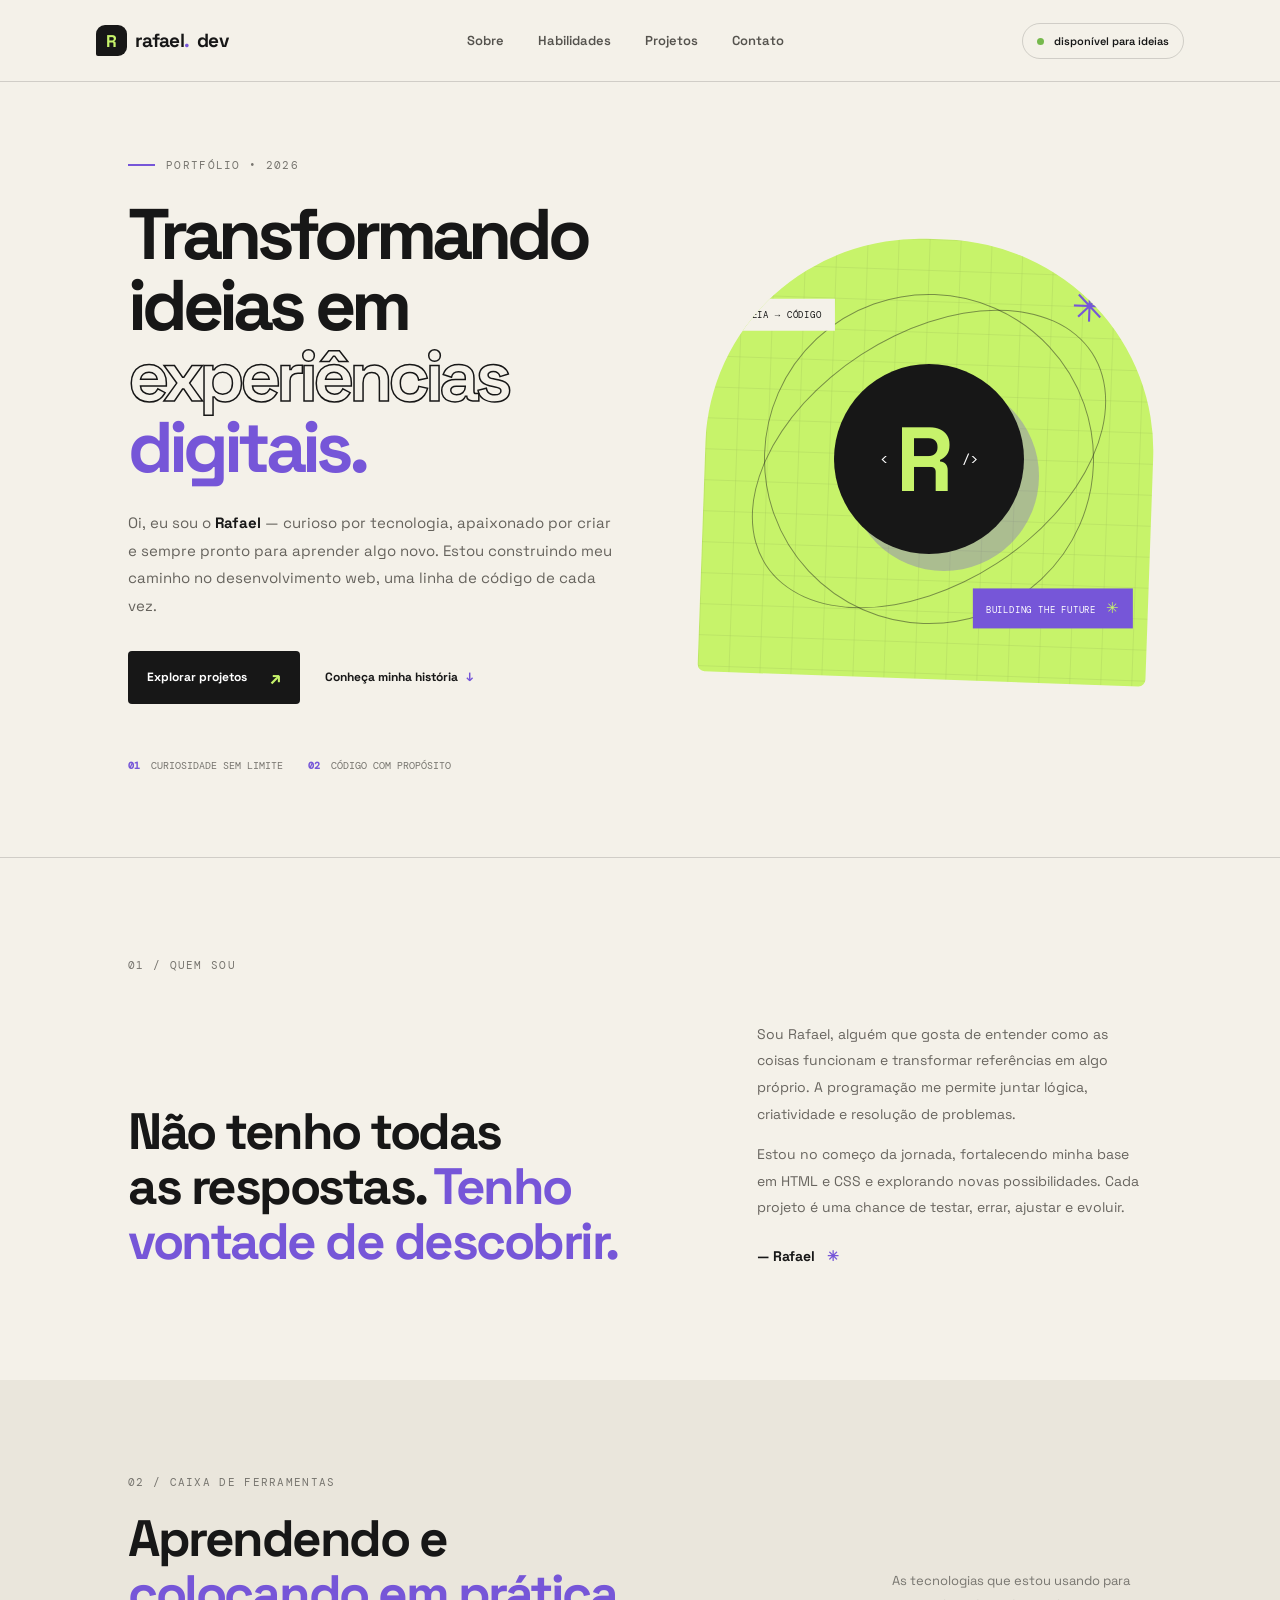
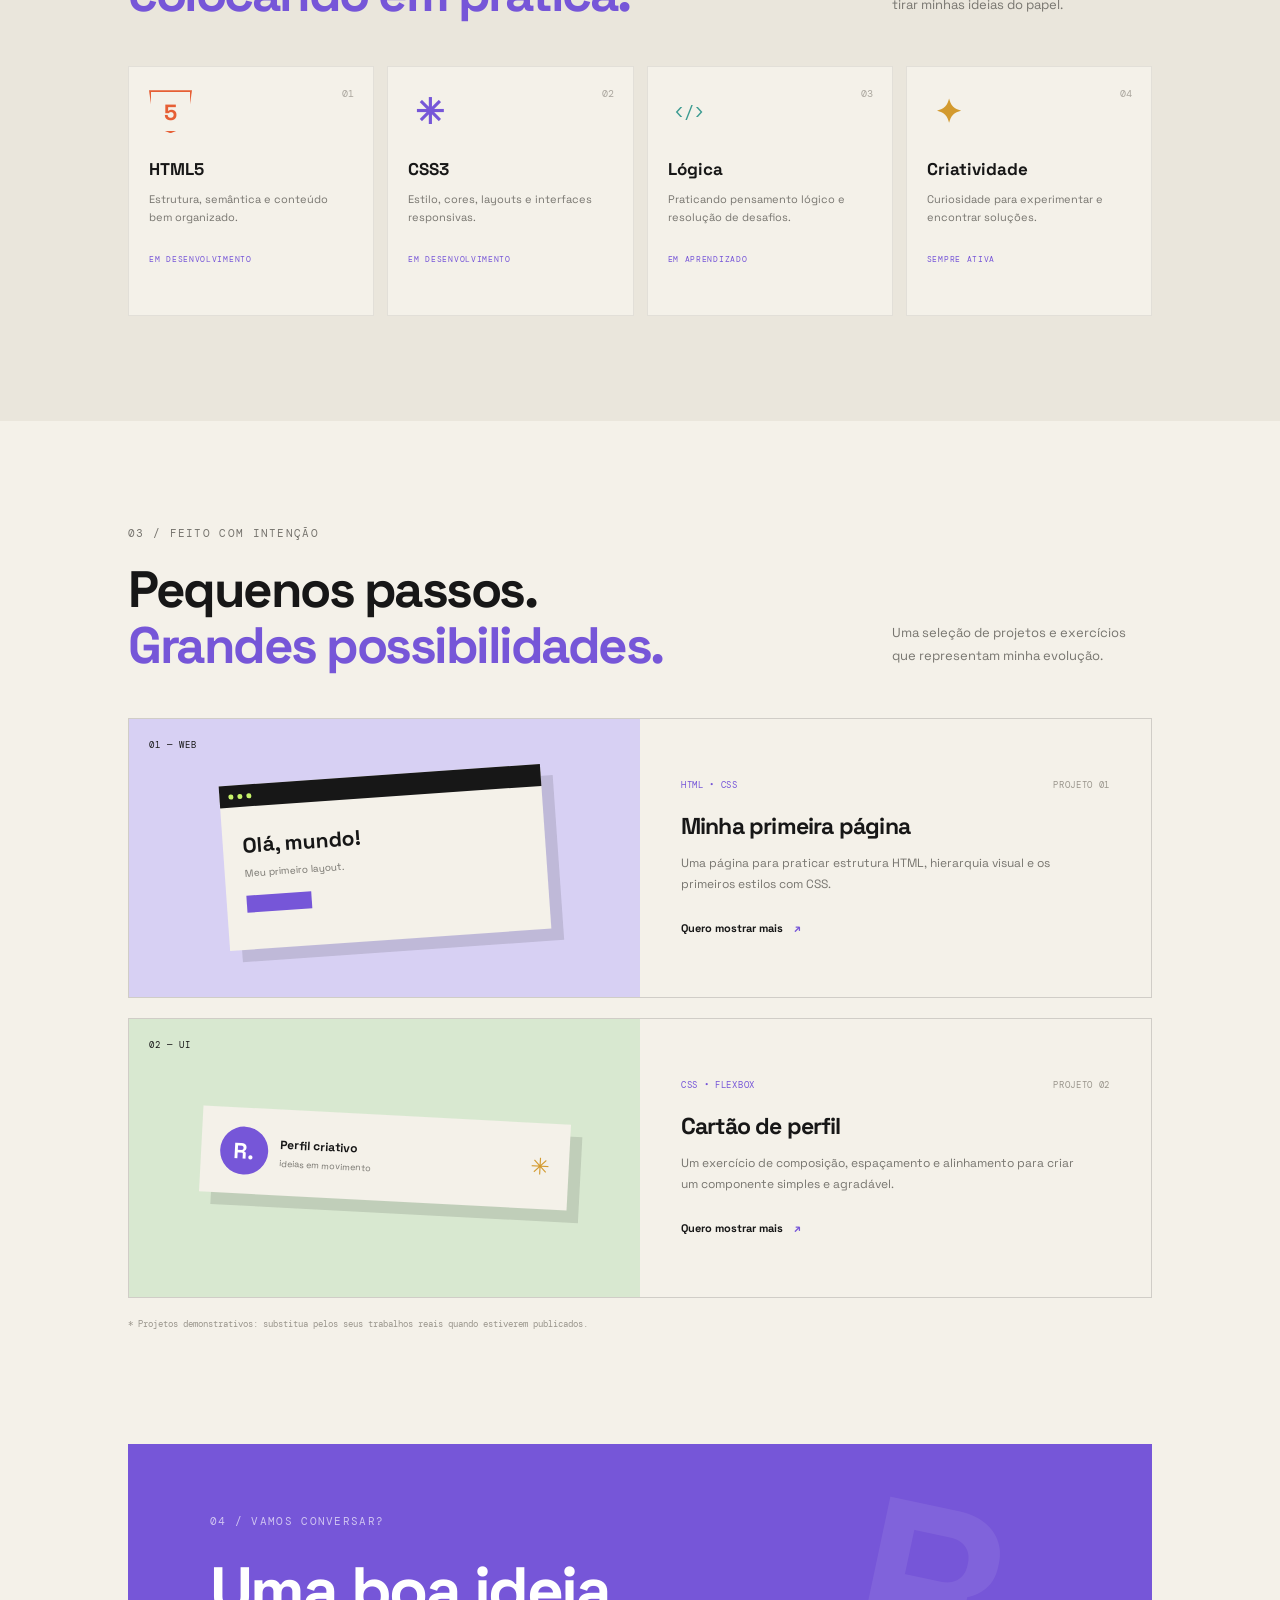
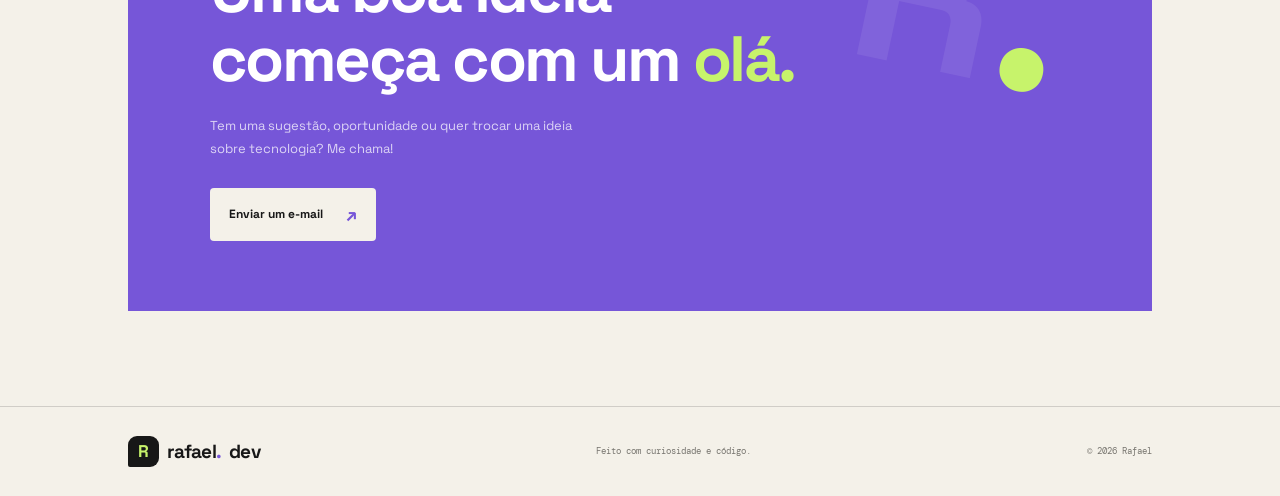
<file: aula 2 html/portifolio/index.html>
<!DOCTYPE html>
<html lang="pt-BR">
<head>
  <meta charset="UTF-8">
  <meta name="viewport" content="width=device-width, initial-scale=1.0">
  <meta name="description" content="Portfólio de Rafael — estudante e desenvolvedor em construção.">
  <title>Rafael | Portfólio</title>
  <link rel="preconnect" href="https://fonts.googleapis.com">
  <link rel="preconnect" href="https://fonts.gstatic.com" crossorigin>
  <link href="https://fonts.googleapis.com/css2?family=DM+Mono:wght@400;500&family=Space+Grotesk:wght@400;500;600;700&display=swap" rel="stylesheet">
  <link rel="stylesheet" href="style.css">
</head>
<body>
  <header class="topbar">
    <a class="brand" href="#inicio"><span class="brand-mark">R</span> rafael<span class="brand-dot">.</span>dev</a>
    <nav aria-label="Navegação principal">
      <a href="#sobre">Sobre</a>
      <a href="#habilidades">Habilidades</a>
      <a href="#projetos">Projetos</a>
      <a href="#contato">Contato</a>
    </nav>
    <a class="status" href="#contato"><span></span> disponível para ideias</a>
  </header>

  <main>
    <section class="hero section-wrap" id="inicio">
      <div class="hero-copy">
        <p class="eyebrow"><span class="eyebrow-line"></span> PORTFÓLIO • 2026</p>
        <h1>Transformando<br>ideias em <span class="outline">experiências</span><br><span class="accent">digitais.</span></h1>
        <p class="intro">Oi, eu sou o <strong>Rafael</strong> — curioso por tecnologia, apaixonado por criar e sempre pronto para aprender algo novo. Estou construindo meu caminho no desenvolvimento web, uma linha de código de cada vez.</p>
        <div class="hero-actions">
          <a class="button button-primary" href="#projetos">Explorar projetos <span>↗</span></a>
          <a class="text-link" href="#sobre">Conheça minha história <span>↓</span></a>
        </div>
        <div class="hero-meta">
          <span><b>01</b> curiosidade sem limite</span>
          <span><b>02</b> código com propósito</span>
        </div>
      </div>
      <div class="hero-art" aria-label="Ilustração abstrata com formas geométricas">
        <div class="art-grid"></div>
        <div class="orbit orbit-one"></div>
        <div class="orbit orbit-two"></div>
        <div class="art-core"><span>&lt;</span><strong>R</strong><span>/&gt;</span></div>
        <div class="floating-note note-top">IDEIA → CÓDIGO</div>
        <div class="floating-note note-bottom">BUILDING THE FUTURE<span>✳</span></div>
        <div class="art-cross">✳</div>
      </div>
    </section>

    <section class="about section-wrap" id="sobre">
      <div class="section-label">01 / QUEM SOU</div>
      <div class="about-content">
        <h2>Não tenho todas<br>as respostas. <span>Tenho<br>vontade de descobrir.</span></h2>
        <div class="about-text">
          <p>Sou Rafael, alguém que gosta de entender como as coisas funcionam e transformar referências em algo próprio. A programação me permite juntar lógica, criatividade e resolução de problemas.</p>
          <p>Estou no começo da jornada, fortalecendo minha base em HTML e CSS e explorando novas possibilidades. Cada projeto é uma chance de testar, errar, ajustar e evoluir.</p>
          <div class="signature">— Rafael <span>✳</span></div>
        </div>
      </div>
    </section>

    <section class="skills section-wrap" id="habilidades">
      <div class="section-heading">
        <div><div class="section-label">02 / CAIXA DE FERRAMENTAS</div><h2>Aprendendo e<br><span>colocando em prática.</span></h2></div>
        <p>As tecnologias que estou usando para tirar minhas ideias do papel.</p>
      </div>
      <div class="skill-grid">
        <article class="skill-card"><span class="skill-number">01</span><div class="skill-icon html-icon">5</div><h3>HTML5</h3><p>Estrutura, semântica e conteúdo bem organizado.</p><span class="skill-state">EM DESENVOLVIMENTO</span></article>
        <article class="skill-card"><span class="skill-number">02</span><div class="skill-icon css-icon">✳</div><h3>CSS3</h3><p>Estilo, cores, layouts e interfaces responsivas.</p><span class="skill-state">EM DESENVOLVIMENTO</span></article>
        <article class="skill-card"><span class="skill-number">03</span><div class="skill-icon code-icon">&lt;/&gt;</div><h3>Lógica</h3><p>Praticando pensamento lógico e resolução de desafios.</p><span class="skill-state">EM APRENDIZADO</span></article>
        <article class="skill-card"><span class="skill-number">04</span><div class="skill-icon idea-icon">✦</div><h3>Criatividade</h3><p>Curiosidade para experimentar e encontrar soluções.</p><span class="skill-state">SEMPRE ATIVA</span></article>
      </div>
    </section>

    <section class="projects section-wrap" id="projetos">
      <div class="section-heading">
        <div><div class="section-label">03 / FEITO COM INTENÇÃO</div><h2>Pequenos passos.<br><span>Grandes possibilidades.</span></h2></div>
        <p>Uma seleção de projetos e exercícios que representam minha evolução.</p>
      </div>
      <div class="project-list">
        <article class="project">
          <div class="project-visual visual-one"><span class="visual-tag">01 — WEB</span><div class="mini-window"><div class="window-bar"><i></i><i></i><i></i></div><div class="window-content"><b>Olá, mundo!</b><span>Meu primeiro layout.</span><div class="fake-button"></div></div></div></div>
          <div class="project-info"><div class="project-topline"><span>HTML • CSS</span><span>PROJETO 01</span></div><h3>Minha primeira página</h3><p>Uma página para praticar estrutura HTML, hierarquia visual e os primeiros estilos com CSS.</p><a href="#contato">Quero mostrar mais <span>↗</span></a></div>
        </article>
        <article class="project">
          <div class="project-visual visual-two"><span class="visual-tag">02 — UI</span><div class="profile-card"><div class="profile-avatar">R.</div><div class="profile-lines"><b>Perfil criativo</b><span>ideias em movimento</span></div><div class="profile-star">✳</div></div></div>
          <div class="project-info"><div class="project-topline"><span>CSS • FLEXBOX</span><span>PROJETO 02</span></div><h3>Cartão de perfil</h3><p>Um exercício de composição, espaçamento e alinhamento para criar um componente simples e agradável.</p><a href="#contato">Quero mostrar mais <span>↗</span></a></div>
        </article>
      </div>
      <p class="project-note">* Projetos demonstrativos: substitua pelos seus trabalhos reais quando estiverem publicados.</p>
    </section>

    <section class="contact section-wrap" id="contato">
      <div class="contact-panel">
        <div class="section-label">04 / VAMOS CONVERSAR?</div>
        <h2>Uma boa ideia<br>começa com um <span>olá.</span></h2>
        <p>Tem uma sugestão, oportunidade ou quer trocar uma ideia sobre tecnologia? Me chama!</p>
        <a class="button button-light" href="mailto:seuemail@exemplo.com">Enviar um e-mail <span>↗</span></a>
        <div class="contact-decoration">R<span>.</span></div>
      </div>
    </section>
  </main>

  <footer class="footer section-wrap">
    <a class="brand" href="#inicio"><span class="brand-mark">R</span> rafael<span class="brand-dot">.</span>dev</a>
    <span>Feito com curiosidade e código.</span>
    <span>© 2026 Rafael</span>
  </footer>
</body>
</html>
</file>
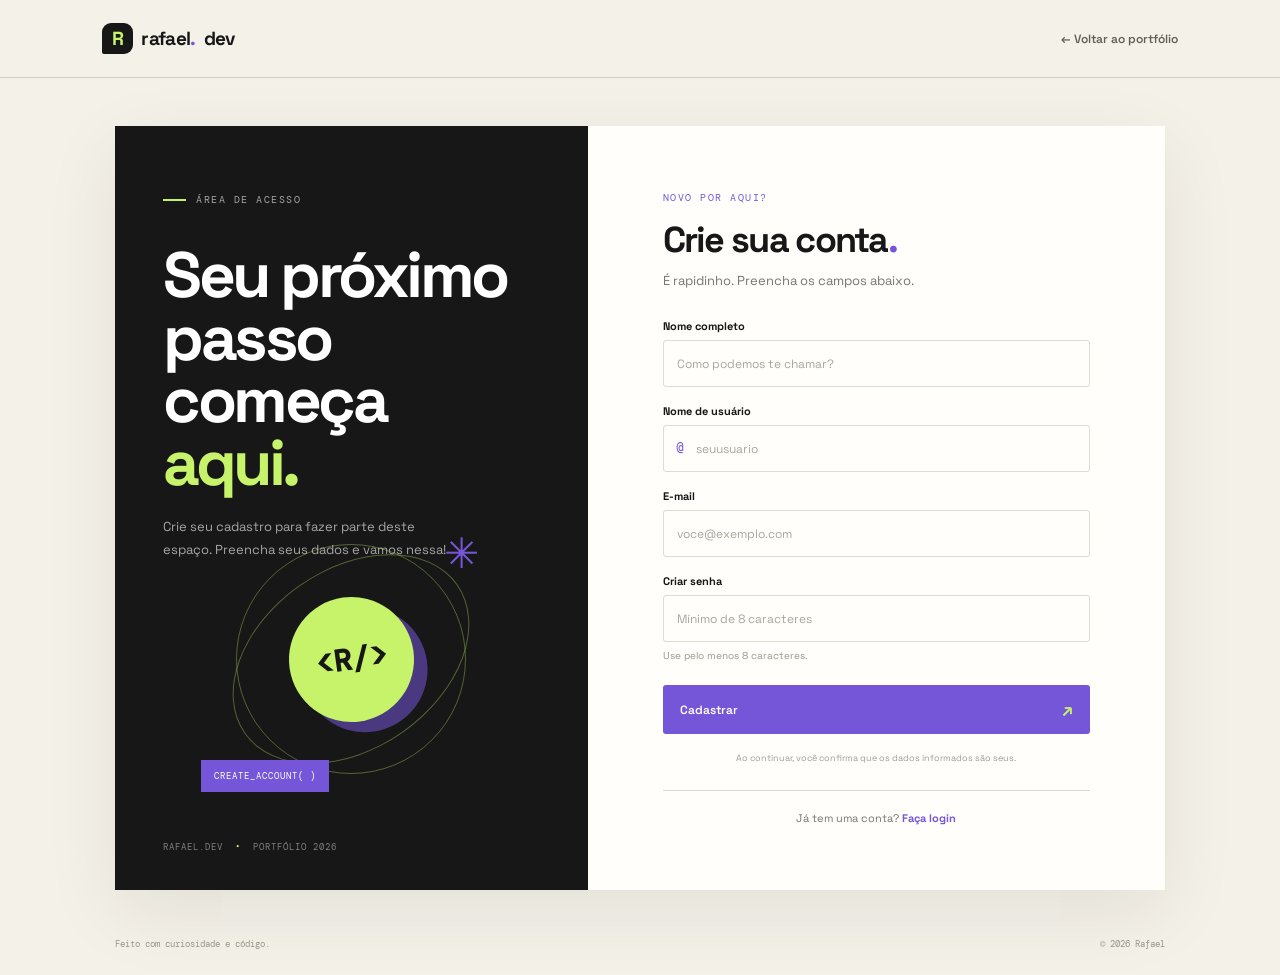
<file: aula 2 html/portifolio/login.html>
<!DOCTYPE html>
<html lang="pt-BR">
<head>
  <meta charset="UTF-8">
  <meta name="viewport" content="width=device-width, initial-scale=1.0">
  <meta name="description" content="Crie sua conta no portfólio de Rafael.">
  <title>Cadastro | Rafael.dev</title>
  <link rel="preconnect" href="https://fonts.googleapis.com">
  <link rel="preconnect" href="https://fonts.gstatic.com" crossorigin>
  <link href="https://fonts.googleapis.com/css2?family=DM+Mono:wght@400;500&family=Space+Grotesk:wght@400;500;600;700&display=swap" rel="stylesheet">
  <link rel="stylesheet" href="login.css">
</head>
<body>
  <header class="topbar">
    <a class="brand" href="index.html"><span class="brand-mark">R</span> rafael<span class="brand-dot">.</span>dev</a>
    <a class="back-link" href="index.html">← Voltar ao portfólio</a>
  </header>

  <main class="page">
    <section class="intro-panel">
      <p class="eyebrow"><span></span> ÁREA DE ACESSO</p>
      <h1>Seu próximo<br>passo começa<br><em>aqui.</em></h1>
      <p class="intro-text">Crie seu cadastro para fazer parte deste espaço. Preencha seus dados e vamos nessa!</p>
      <div class="decoration" aria-hidden="true">
        <div class="orbit orbit-a"></div>
        <div class="orbit orbit-b"></div>
        <div class="symbol">&lt;R/&gt;</div>
        <span class="spark">✳</span>
        <span class="code-note">CREATE_ACCOUNT( )</span>
      </div>
      <p class="panel-footer">RAFAEL.DEV <span>•</span> PORTFÓLIO 2026</p>
    </section>

    <section class="form-panel">
      <div class="form-heading">
        <p class="section-label">NOVO POR AQUI?</p>
        <h2>Crie sua conta<span>.</span></h2>
        <p>É rapidinho. Preencha os campos abaixo.</p>
      </div>

      <form class="register-form" action="#" method="post">
        <div class="field">
          <label for="nome">Nome completo</label>
          <input type="text" id="nome" name="nome" placeholder="Como podemos te chamar?" autocomplete="name" required>
        </div>

        <div class="field">
          <label for="usuario">Nome de usuário</label>
          <div class="input-wrap"><span aria-hidden="true">@</span><input type="text" id="usuario" name="usuario" placeholder="seuusuario" autocomplete="username" minlength="3" required></div>
        </div>

        <div class="field">
          <label for="email">E-mail</label>
          <input type="email" id="email" name="email" placeholder="voce@exemplo.com" autocomplete="email" required>
        </div>

        <div class="field">
          <label for="senha">Criar senha</label>
          <input type="password" id="senha" name="senha" placeholder="Mínimo de 8 caracteres" autocomplete="new-password" minlength="8" required>
          <small>Use pelo menos 8 caracteres.</small>
        </div>

        <button type="submit" class="submit-button">Cadastrar <span>↗</span></button>
        <p class="form-note">Ao continuar, você confirma que os dados informados são seus.</p>
      </form>

      <div class="login-hint">Já tem uma conta? <a href="#">Faça login</a></div>
    </section>
  </main>

  <footer class="footer">
    <span>Feito com curiosidade e código.</span>
    <span>© 2026 Rafael</span>
  </footer>
</body>
</html>
</file>
<file: aula 2 html/portifolio/style.css>
/* Rafael.dev — identidade visual: criativa, moderna e com personalidade */
:root {
  --ink: #171717;
  --paper: #f4f1e9;
  --muted: #77756f;
  --lime: #c7f36b;
  --purple: #7656d8;
  --line: rgba(23, 23, 23, .16);
  --font: "Space Grotesk", sans-serif;
  --mono: "DM Mono", monospace;
}
* { box-sizing: border-box; }
html { scroll-behavior: smooth; }
body { margin: 0; background: var(--paper); color: var(--ink); font-family: var(--font); }
a { color: inherit; text-decoration: none; }
.topbar { height: 82px; padding: 0 7.5%; display: flex; align-items: center; justify-content: space-between; border-bottom: 1px solid var(--line); }
.brand { display: inline-flex; align-items: center; gap: 8px; font-weight: 700; letter-spacing: -.7px; font-size: 19px; }
.brand-mark { display: grid; place-items: center; width: 31px; height: 31px; background: var(--ink); color: var(--lime); border-radius: 9px 9px 9px 2px; font-size: 17px; }
.brand-dot { color: var(--purple); margin-left: -8px; }
nav { display: flex; gap: 34px; }
nav a, .status { font-size: 13px; font-weight: 600; }
nav a { color: #55534e; transition: color .2s; }
nav a:hover, .text-link:hover { color: var(--purple); }
.status { border: 1px solid var(--line); padding: 10px 14px; border-radius: 30px; font-size: 11px; }
.status span { display: inline-block; width: 7px; height: 7px; border-radius: 50%; background: #76b94d; margin-right: 7px; }
.section-wrap { padding-left: 10%; padding-right: 10%; }
.hero { min-height: 650px; display: grid; grid-template-columns: 1.08fr .92fr; align-items: center; gap: 5%; padding-top: 65px; padding-bottom: 85px; overflow: hidden; }
.eyebrow, .section-label { font: 11px var(--mono); letter-spacing: 1.3px; color: var(--muted); }
.eyebrow { display: flex; align-items: center; gap: 11px; margin-bottom: 27px; }
.eyebrow-line { width: 27px; height: 2px; background: var(--purple); }
h1 { font-size: clamp(48px, 5.6vw, 78px); line-height: .99; letter-spacing: -5px; margin: 0 0 26px; font-weight: 700; }
.outline { color: transparent; -webkit-text-stroke: 1.5px var(--ink); }
.accent { color: var(--purple); }
.intro { max-width: 490px; font-size: 15px; line-height: 1.85; color: #66635d; }
.intro strong { color: var(--ink); }
.hero-actions { display: flex; align-items: center; gap: 25px; margin-top: 31px; }
.button { display: inline-flex; align-items: center; gap: 23px; padding: 15px 19px; font-size: 12px; font-weight: 700; border-radius: 4px; transition: transform .2s, background .2s; }
.button:hover { transform: translateY(-3px); }
.button-primary { background: var(--ink); color: white; }
.button-primary span, .button-light span { color: var(--lime); font-size: 18px; }
.text-link { font-size: 12px; font-weight: 700; transition: color .2s; }
.text-link span { color: var(--purple); margin-left: 5px; }
.hero-meta { display: flex; gap: 25px; margin-top: 55px; color: var(--muted); font: 10px var(--mono); text-transform: uppercase; }
.hero-meta b { color: var(--purple); margin-right: 5px; }
.hero-art { height: 440px; position: relative; background: var(--lime); border-radius: 48% 48% 7px 7px; overflow: hidden; display: grid; place-items: center; transform: rotate(2deg); }
.art-grid { position: absolute; inset: 0; opacity: .2; background-image: linear-gradient(rgba(23,23,23,.3) 1px, transparent 1px), linear-gradient(90deg, rgba(23,23,23,.3) 1px, transparent 1px); background-size: 31px 31px; }
.orbit { position: absolute; border: 1px solid rgba(23,23,23,.45); border-radius: 50%; width: 330px; height: 330px; }
.orbit-two { width: 250px; height: 390px; transform: rotate(55deg); }
.art-core { width: 190px; height: 190px; background: var(--ink); color: var(--lime); display: flex; align-items: center; justify-content: center; gap: 8px; border-radius: 50%; box-shadow: 15px 17px 0 rgba(118,86,216,.35); z-index: 1; transform: rotate(-2deg); }
.art-core strong { font-size: 91px; line-height: 1; }
.art-core span { font: 14px var(--mono); color: white; }
.floating-note { position: absolute; z-index: 2; background: var(--paper); padding: 10px 13px; font: 9px var(--mono); letter-spacing: .8px; transform: rotate(-2deg); }
.note-top { top: 65px; left: 17px; }
.note-bottom { bottom: 55px; right: 14px; background: var(--purple); color: white; }
.note-bottom span { color: var(--lime); margin-left: 10px; font-size: 15px; }
.art-cross { position: absolute; right: 50px; top: 35px; font-size: 43px; color: var(--purple); }
.about { padding-top: 100px; padding-bottom: 110px; border-top: 1px solid var(--line); }
.about-content { display: grid; grid-template-columns: 1fr .75fr; gap: 10%; align-items: end; margin-top: 35px; }
h2 { font-size: clamp(35px, 4vw, 54px); line-height: 1.08; letter-spacing: -2.5px; margin: 0; }
.about h2 span, .section-heading h2 span { color: var(--purple); }
.about-text { max-width: 450px; color: #68655f; font-size: 14px; line-height: 1.9; }
.signature { color: var(--ink); font-weight: 700; margin-top: 22px; }
.signature span { color: var(--purple); margin-left: 8px; }
.skills { background: #eae6dc; padding-top: 95px; padding-bottom: 105px; }
.section-heading { display: flex; justify-content: space-between; align-items: end; gap: 30px; margin-bottom: 45px; }
.section-heading h2 { margin-top: 22px; }
.section-heading > p { max-width: 260px; color: var(--muted); font-size: 13px; line-height: 1.8; margin-bottom: 5px; }
.skill-grid { display: grid; grid-template-columns: repeat(4, 1fr); gap: 13px; }
.skill-card { min-height: 250px; padding: 23px 20px; background: var(--paper); position: relative; border: 1px solid rgba(23,23,23,.08); transition: transform .2s, box-shadow .2s; }
.skill-card:hover { transform: translateY(-5px); box-shadow: 7px 7px 0 var(--lime); }
.skill-number { position: absolute; right: 19px; top: 20px; font: 10px var(--mono); color: #aaa69e; }
.skill-icon { width: 43px; height: 43px; display: grid; place-items: center; margin-bottom: 25px; font-weight: 700; font-size: 22px; }
.html-icon { color: #e65f35; border: 2px solid #e65f35; clip-path: polygon(0 0,100% 0,88% 85%,50% 100%,12% 85%); }
.css-icon { color: var(--purple); font-size: 35px; }
.code-icon { color: #3b9b91; font: 17px var(--mono); }
.idea-icon { color: #d39a2e; font-size: 32px; }
.skill-card h3 { font-size: 17px; margin: 0 0 8px; }
.skill-card p { min-height: 44px; color: var(--muted); font-size: 11px; line-height: 1.6; }
.skill-state { font: 8px var(--mono); letter-spacing: .7px; color: var(--purple); }
.projects { padding-top: 105px; padding-bottom: 105px; }
.project-list { display: grid; gap: 20px; }
.project { display: grid; grid-template-columns: 1fr 1fr; min-height: 280px; border: 1px solid var(--line); }
.project-visual { position: relative; display: grid; place-items: center; overflow: hidden; min-height: 260px; }
.visual-one { background: #d7d0f3; }
.visual-two { background: #d8e8d0; }
.visual-tag { position: absolute; left: 20px; top: 20px; font: 9px var(--mono); letter-spacing: 1px; }
.mini-window { width: 63%; min-height: 165px; background: var(--paper); box-shadow: 12px 12px 0 rgba(23,23,23,.12); transform: rotate(-4deg); }
.window-bar { height: 22px; background: var(--ink); display: flex; gap: 4px; align-items: center; padding-left: 9px; }
.window-bar i { width: 5px; height: 5px; background: var(--lime); border-radius: 50%; }
.window-content { padding: 25px 20px; display: flex; flex-direction: column; gap: 8px; }
.window-content b { font-size: 21px; }
.window-content span { font-size: 10px; color: var(--muted); }
.fake-button { width: 65px; height: 17px; background: var(--purple); margin-top: 8px; }
.profile-card { display: flex; align-items: center; gap: 12px; padding: 19px; background: var(--paper); width: 72%; box-shadow: 12px 12px 0 rgba(23,23,23,.12); transform: rotate(3deg); }
.profile-avatar { width: 48px; height: 48px; display: grid; place-items: center; background: var(--purple); color: white; border-radius: 50%; font-size: 22px; font-weight: 700; }
.profile-lines { display: flex; flex-direction: column; gap: 5px; }
.profile-lines b { font-size: 12px; }
.profile-lines span { color: var(--muted); font-size: 9px; }
.profile-star { margin-left: auto; color: #d39a2e; font-size: 23px; }
.project-info { padding: 38px 8%; align-self: center; }
.project-topline { display: flex; justify-content: space-between; color: var(--purple); font: 9px var(--mono); letter-spacing: .7px; }
.project-topline span:last-child { color: #99958c; }
.project-info h3 { font-size: 23px; letter-spacing: -.8px; margin: 20px 0 10px; }
.project-info p { max-width: 400px; color: var(--muted); font-size: 12px; line-height: 1.8; }
.project-info a { display: inline-block; margin-top: 13px; font-size: 11px; font-weight: 700; }
.project-info a span { color: var(--purple); margin-left: 8px; }
.project-note { color: #99958c; font: 9px var(--mono); margin-top: 20px; }
.contact { padding-bottom: 95px; }
.contact-panel { background: var(--purple); color: white; padding: 70px 8%; position: relative; overflow: hidden; }
.contact-panel .section-label { color: rgba(255,255,255,.65); }
.contact-panel h2 { margin-top: 28px; font-size: clamp(42px, 5vw, 65px); }
.contact-panel h2 span { color: var(--lime); }
.contact-panel p { max-width: 390px; color: rgba(255,255,255,.75); font-size: 13px; line-height: 1.8; margin: 20px 0 27px; }
.button-light { background: var(--paper); color: var(--ink); }
.button-light span { color: var(--purple); }
.contact-decoration { position: absolute; right: 8%; top: 5px; font-size: 230px; font-weight: 700; color: rgba(255,255,255,.08); transform: rotate(12deg); }
.contact-decoration span { color: var(--lime); }
.footer { min-height: 90px; border-top: 1px solid var(--line); display: flex; justify-content: space-between; align-items: center; }
.footer > span { font: 9px var(--mono); color: var(--muted); }
@media (max-width: 900px) {
  .section-wrap { padding-left: 6%; padding-right: 6%; }
  .topbar { padding: 0 5%; }
  nav { gap: 17px; }
  .hero { gap: 3%; }
  .hero-art { height: 350px; }
  .skill-grid { grid-template-columns: repeat(2, 1fr); }
}
@media (max-width: 650px) {
  .topbar { height: auto; min-height: 72px; flex-wrap: wrap; gap: 13px; padding-top: 15px; padding-bottom: 15px; }
  nav { order: 3; width: 100%; justify-content: space-between; gap: 8px; }
  nav a { font-size: 11px; }
  .status { font-size: 9px; padding: 8px 10px; }
  .hero { grid-template-columns: 1fr; padding-top: 65px; gap: 45px; }
  h1 { letter-spacing: -3px; }
  .hero-art { height: 330px; margin: 0 8px; }
  .hero-meta { gap: 12px; flex-wrap: wrap; margin-top: 38px; }
  .about { padding-top: 70px; padding-bottom: 75px; }
  .about-content { grid-template-columns: 1fr; gap: 22px; }
  .section-heading { display: block; }
  .section-heading > p { margin-top: 18px; }
  .skill-grid { gap: 9px; }
  .skill-card { padding: 17px 14px; min-height: 235px; }
  .project { grid-template-columns: 1fr; }
  .project-visual { min-height: 220px; }
  .project-info { padding: 28px 7%; }
  .contact { padding-bottom: 60px; }
  .contact-panel { padding: 55px 7%; }
  .contact-decoration { font-size: 150px; right: -5px; top: 35px; }
  .footer { padding-top: 22px; padding-bottom: 22px; gap: 13px; flex-wrap: wrap; }
  .footer > span { font-size: 8px; }
}
</file>
<file: aula 2 html/portifolio/login.css>
/* Página de cadastro — identidade visual Rafael.dev */
:root {
  --ink: #171717;
  --paper: #f4f1e9;
  --muted: #77756f;
  --lime: #c7f36b;
  --purple: #7656d8;
  --line: rgba(23, 23, 23, .16);
  --font: "Space Grotesk", sans-serif;
  --mono: "DM Mono", monospace;
}
* { box-sizing: border-box; }
body { margin: 0; min-height: 100vh; background: var(--paper); color: var(--ink); font-family: var(--font); }
a { color: inherit; text-decoration: none; }
.topbar { height: 78px; padding: 0 8%; display: flex; justify-content: space-between; align-items: center; border-bottom: 1px solid var(--line); }
.brand { display: inline-flex; align-items: center; gap: 8px; font-weight: 700; letter-spacing: -.7px; font-size: 19px; }
.brand-mark { display: grid; place-items: center; width: 31px; height: 31px; background: var(--ink); color: var(--lime); border-radius: 9px 9px 9px 2px; }
.brand-dot { color: var(--purple); margin-left: -8px; }
.back-link { color: #625f59; font-size: 12px; font-weight: 600; }
.back-link:hover, .login-hint a:hover { color: var(--purple); }
.page { width: min(1050px, 88%); min-height: 690px; margin: 48px auto; display: grid; grid-template-columns: .9fr 1.1fr; background: #fffefa; box-shadow: 0 22px 70px rgba(35, 29, 18, .08); }
.intro-panel { position: relative; overflow: hidden; min-height: 690px; padding: 57px 48px; background: var(--ink); color: white; }
.eyebrow, .section-label { font: 10px var(--mono); letter-spacing: 1.5px; }
.eyebrow { color: rgba(255,255,255,.62); display: flex; align-items: center; gap: 10px; }
.eyebrow span { width: 23px; height: 2px; background: var(--lime); }
h1 { margin: 38px 0 20px; font-size: clamp(45px, 5vw, 65px); line-height: .98; letter-spacing: -3.5px; }
h1 em { color: var(--lime); font-style: normal; }
.intro-text { max-width: 290px; color: rgba(255,255,255,.62); font-size: 13px; line-height: 1.8; }
.decoration { position: absolute; width: 300px; height: 300px; left: 50%; top: 56%; transform: translate(-50%, -15%); display: grid; place-items: center; }
.orbit { position: absolute; border: 1px solid rgba(199,243,107,.35); border-radius: 50%; }
.orbit-a { width: 230px; height: 230px; }
.orbit-b { width: 180px; height: 260px; transform: rotate(55deg); }
.symbol { width: 125px; height: 125px; border-radius: 50%; background: var(--lime); color: var(--ink); display: grid; place-items: center; font: 700 30px var(--mono); box-shadow: 12px 12px 0 rgba(118,86,216,.55); transform: rotate(-8deg); z-index: 1; }
.spark { position: absolute; top: 18px; right: 22px; color: var(--purple); font-size: 42px; }
.code-note { position: absolute; bottom: 17px; left: 0; background: var(--purple); padding: 10px 13px; font: 9px var(--mono); letter-spacing: 1px; }
.panel-footer { position: absolute; left: 48px; bottom: 28px; color: rgba(255,255,255,.45); font: 9px var(--mono); letter-spacing: 1px; }
.panel-footer span { color: var(--lime); margin: 0 6px; }
.form-panel { padding: 65px clamp(35px, 6vw, 75px); display: flex; flex-direction: column; justify-content: center; }
.section-label { color: var(--purple); margin: 0 0 13px; }
.form-heading h2 { margin: 0; font-size: 36px; letter-spacing: -1.7px; }
.form-heading h2 span { color: var(--purple); }
.form-heading > p:last-child { margin: 9px 0 30px; color: var(--muted); font-size: 13px; }
.register-form { display: grid; gap: 17px; }
.field { display: grid; gap: 7px; }
.field label { font-size: 11px; font-weight: 700; }
.field input { width: 100%; height: 47px; border: 1px solid #dedbd3; border-radius: 3px; padding: 0 13px; background: #fffefa; outline: none; color: var(--ink); font: 12px var(--font); transition: border .2s, box-shadow .2s; }
.field input::placeholder { color: #aaa69e; }
.field input:focus { border-color: var(--purple); box-shadow: 0 0 0 3px rgba(118,86,216,.10); }
.input-wrap { position: relative; }
.input-wrap > span { position: absolute; left: 13px; top: 14px; color: var(--purple); font: 13px var(--mono); }
.input-wrap input { padding-left: 32px; }
.field small { color: #99958c; font-size: 10px; }
.submit-button { margin-top: 6px; height: 49px; padding: 0 17px; border: 0; border-radius: 3px; background: var(--purple); color: white; display: flex; align-items: center; justify-content: space-between; font: 600 12px var(--font); cursor: pointer; transition: background .2s, transform .2s; }
.submit-button:hover { background: #6041c2; transform: translateY(-2px); }
.submit-button span { color: var(--lime); font-size: 18px; }
.form-note { color: #a09c94; font-size: 9px; line-height: 1.6; text-align: center; margin: 0; }
.login-hint { border-top: 1px solid var(--line); margin-top: 25px; padding-top: 20px; text-align: center; color: var(--muted); font-size: 11px; }
.login-hint a { color: var(--purple); font-weight: 700; }
.footer { width: min(1050px, 88%); margin: 0 auto 25px; display: flex; justify-content: space-between; color: #99958c; font: 9px var(--mono); }
@media (max-width: 760px) {
  .page { grid-template-columns: 1fr; margin: 25px auto; }
  .intro-panel { min-height: 340px; padding: 35px; }
  h1 { font-size: 48px; margin-top: 25px; }
  .intro-text { max-width: 350px; }
  .decoration { width: 180px; height: 180px; left: auto; right: 0; top: 45%; transform: translate(15%, -10%); opacity: .65; }
  .orbit-a { width: 145px; height: 145px; }
  .orbit-b { width: 115px; height: 165px; }
  .symbol { width: 82px; height: 82px; font-size: 20px; }
  .spark { font-size: 27px; }
  .code-note { display: none; }
  .panel-footer { left: 35px; bottom: 18px; }
  .form-panel { padding: 42px 30px; }
}
@media (max-width: 420px) {
  .topbar { padding: 0 6%; }
  .back-link { font-size: 10px; }
  .intro-panel { min-height: 365px; }
  .decoration { top: 56%; right: -25px; }
  .footer { flex-wrap: wrap; gap: 8px; }
}
</file>
